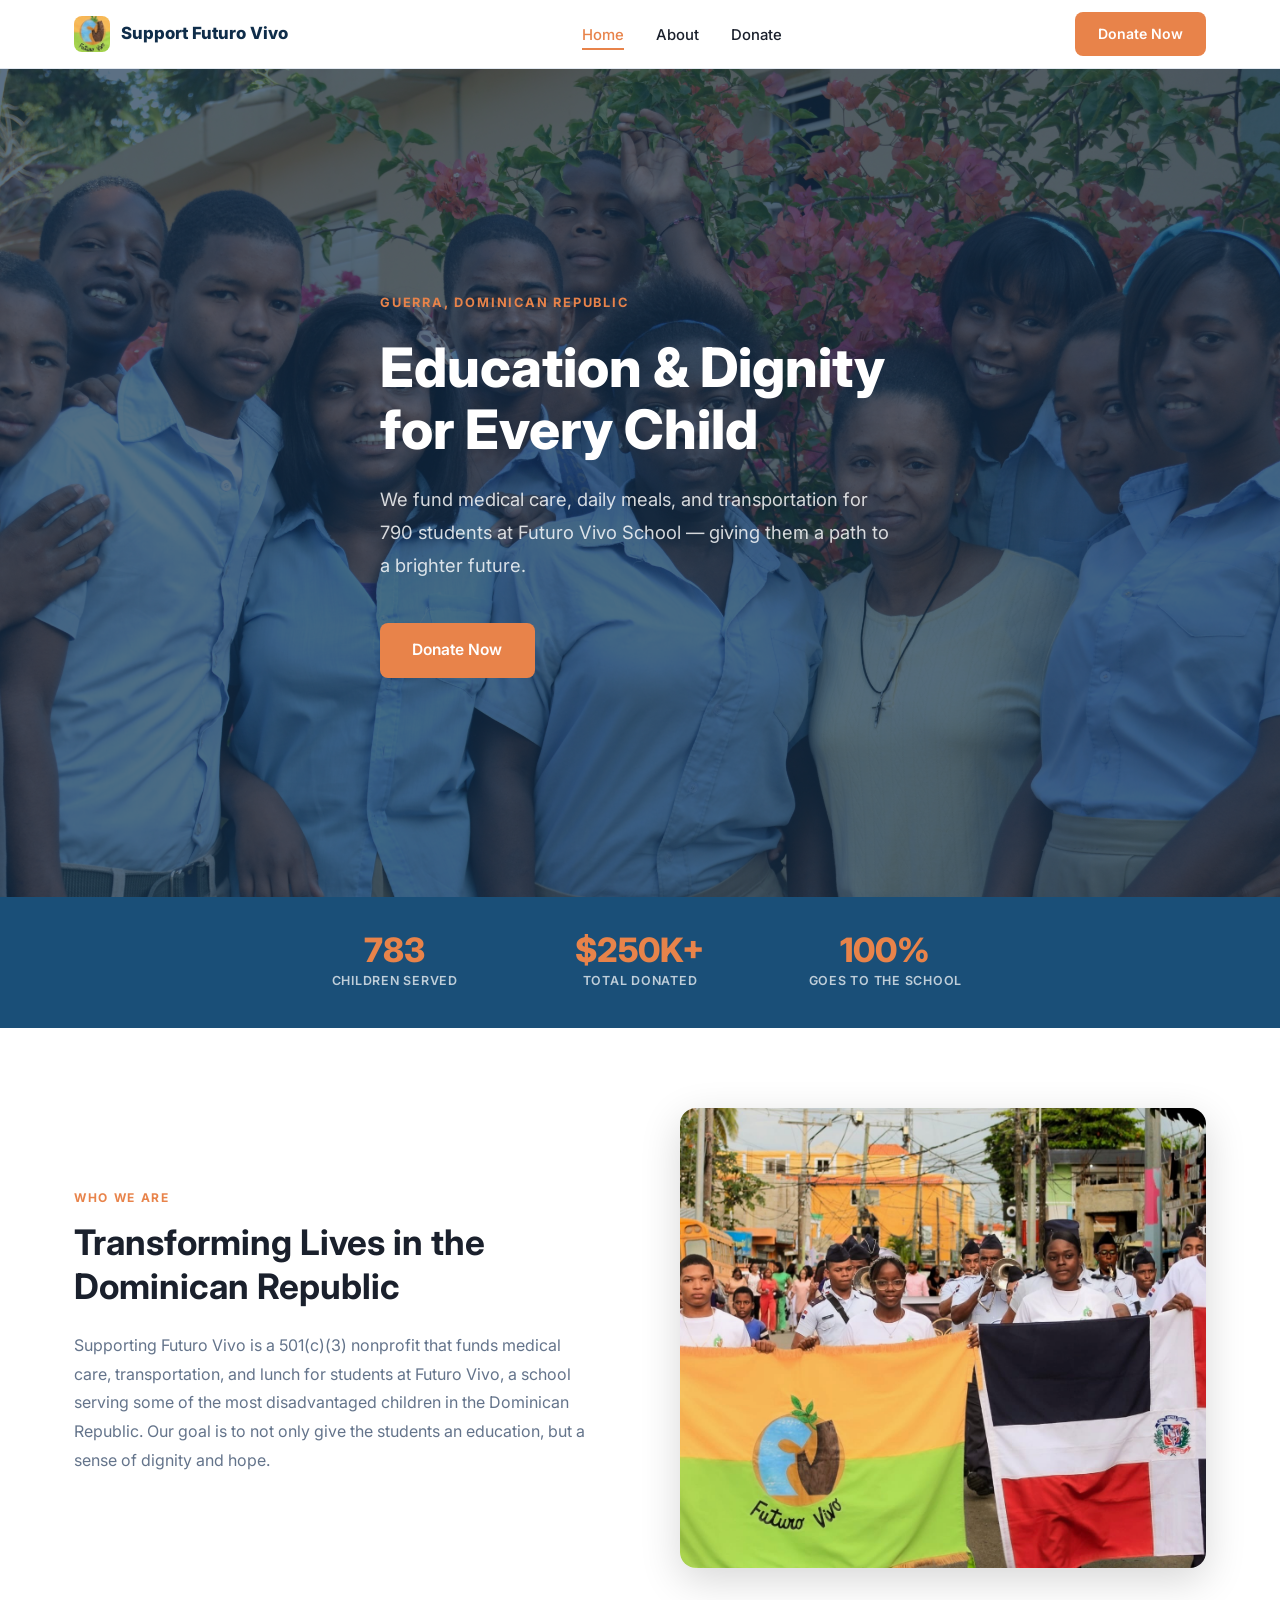
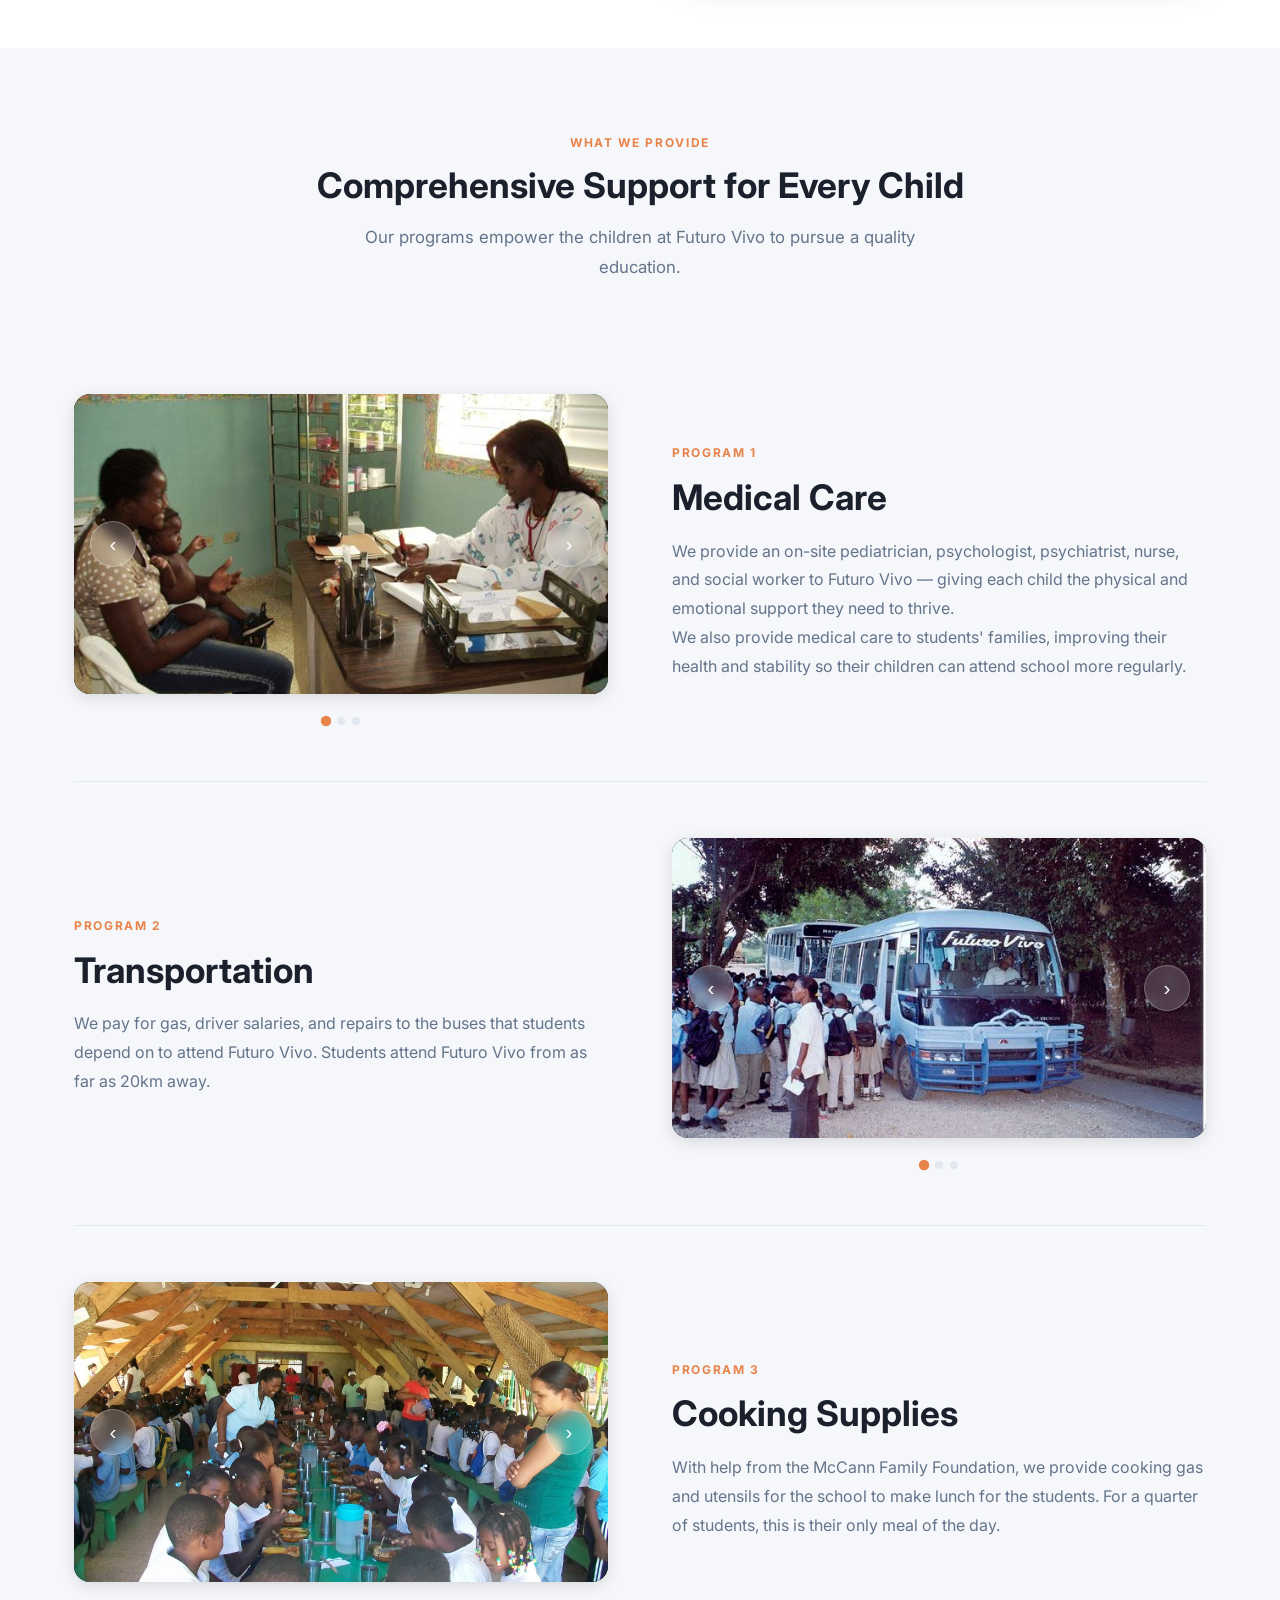
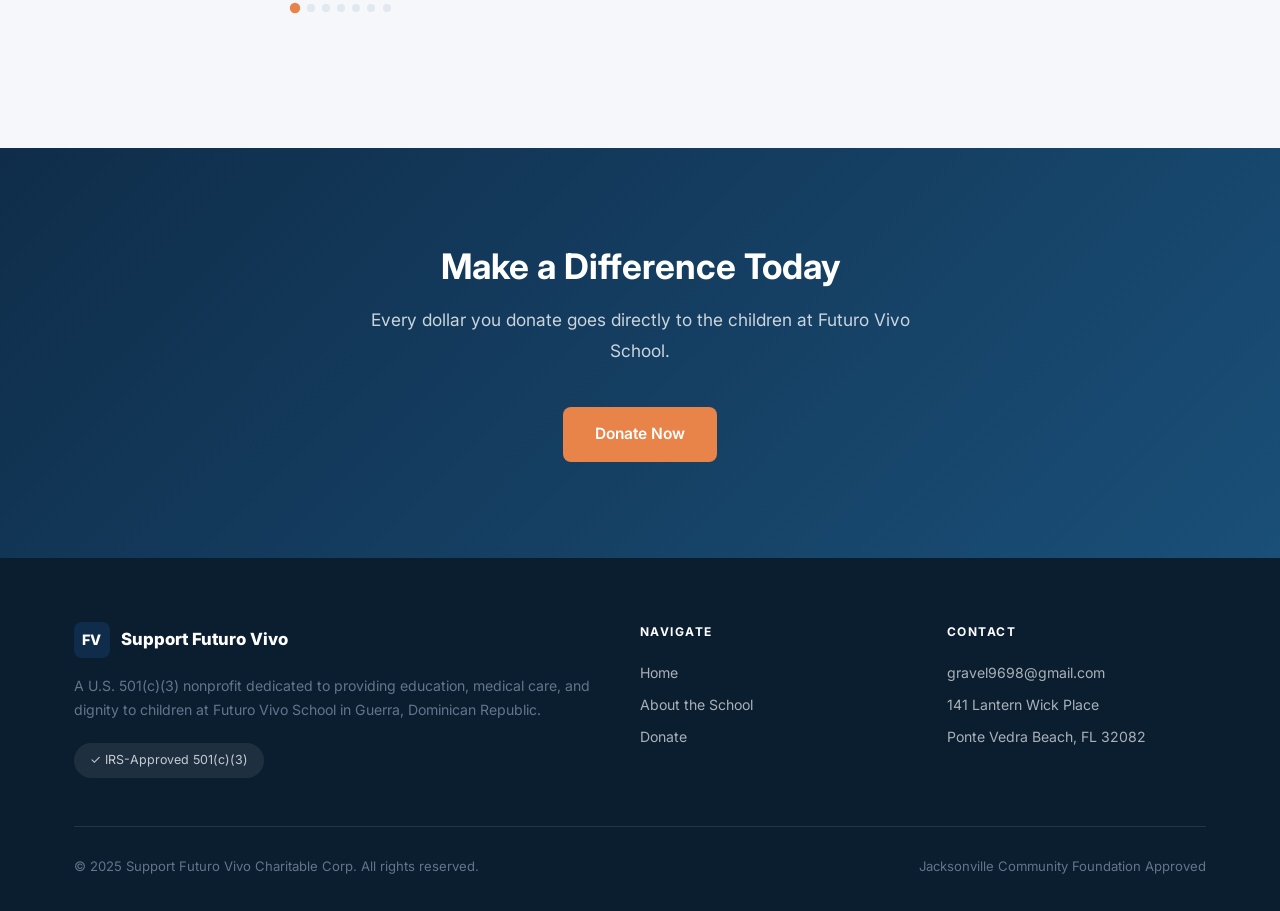
<file: index.html>
<!DOCTYPE html>
<html lang="en">
<head>
  <meta charset="UTF-8">
  <meta name="viewport" content="width=device-width, initial-scale=1.0">
  <title>Support Futuro Vivo — Education &amp; Dignity for Children in Need</title>
  <meta name="description" content="Support Futuro Vivo funds healthcare, medical care, and transportation for 790 children at Futuro Vivo School in Guerra, Dominican Republic.">
  <link rel="preconnect" href="https://fonts.googleapis.com">
  <link rel="preconnect" href="https://fonts.gstatic.com" crossorigin>
  <link href="https://fonts.googleapis.com/css2?family=Inter:wght@400;500;600;700;800&display=swap" rel="stylesheet">
  <link rel="stylesheet" href="css/style.css">
</head>
<body>

  <!-- ========== NAVIGATION ========== -->
  <nav class="nav" id="nav">
    <div class="container nav-inner">
      <a href="index.html" class="nav-logo">
        <img src="photos/logo.jpeg" alt="Futuro Vivo School logo" class="logo-mark">
        Support Futuro Vivo
      </a>
      <ul class="nav-links">
        <li><a href="index.html">Home</a></li>
        <li><a href="about.html">About</a></li>
        <li><a href="donate.html">Donate</a></li>
      </ul>
      <a href="donate.html" class="btn btn-primary nav-cta">Donate Now</a>
      <button class="hamburger" aria-label="Toggle menu">
        <span></span><span></span><span></span>
      </button>
    </div>
  </nav>

  <div class="mobile-nav" id="mobile-nav">
    <ul>
      <li><a href="index.html">Home</a></li>
      <li><a href="about.html">About</a></li>
      <li><a href="donate.html">Donate</a></li>
    </ul>
    <a href="donate.html" class="btn btn-primary mobile-donate">Donate Now</a>
  </div>

  <!-- ========== HERO ========== -->
  <section class="hero">
    <div class="hero-bg"></div>
    <div class="container">
      <div class="hero-content">
        <span class="eyebrow">Guerra, Dominican Republic</span>
        <h1>Education &amp; Dignity<br>for Every Child</h1>
        <p>We fund medical care, daily meals, and transportation for 790 students at Futuro Vivo School — giving them a path to a brighter future.</p>
        <div class="hero-buttons">
          <a href="donate.html" class="btn btn-primary">Donate Now</a>
        </div>
      </div>
    </div>
  </section>

  <!-- ========== STATS BAR ========== -->
  <div class="stats-bar">
    <div class="container">
      <div class="stats-grid">
        <div class="stat-item">
          <div class="number" data-target="790" data-suffix="">790</div>
          <div class="label">Children Served</div>
        </div>
        <div class="stat-item">
          <div class="number">$250K+</div>
          <div class="label">Total Donated</div>
        </div>

        <div class="stat-item">
          <div class="number">100%</div>
          <div class="label">Goes to the School</div>
        </div>
      </div>
    </div>
  </div>

  <!-- ========== ABOUT ========== -->
  <section class="section">
    <div class="container">
      <div class="about-grid">
        <div class="about-text fade-in">
          <span class="eyebrow">Who We Are</span>
          <h2>Transforming Lives in the Dominican Republic</h2>
          <p>Supporting Futuro Vivo is a 501(c)(3) nonprofit that funds medical care, transportation, and lunch for students at Futuro Vivo, a school serving some of the most disadvantaged children in the Dominican Republic. Our goal is to not only give the students an education, but a sense of dignity and hope.</p>
        </div>
        <div class="about-image fade-in">
          <img src="photos/students/students_7.jpeg" alt="Children at Futuro Vivo School">

        </div>
      </div>
    </div>
  </section>

  <!-- ========== WHAT WE DO ========== -->
  <section class="section section-alt">
    <div class="container">
      <div class="section-header fade-in">
        <span class="eyebrow">What We Provide</span>
        <h2>Comprehensive Support for Every Child</h2>
        <p>Our programs empower the children at Futuro Vivo to pursue a quality education.</p>
      </div>

      <div class="program-feature fade-in">
        <div class="program-feature-media">
          <div class="slideshow-wrap">
            <div class="slideshow-container">
              <div class="slide active"><img src="photos/medical/consult.jpg"   alt="Medical consultation at Futuro Vivo"></div>
              <div class="slide"><img src="photos/medical/consult_2.jpg"        alt="Medical consultation at Futuro Vivo"></div>
              <div class="slide"><img src="photos/medical/medicine.jpg"         alt="Medicine at Futuro Vivo"></div>
              <button class="slide-btn slide-prev" aria-label="Previous photo">&#8249;</button>
              <button class="slide-btn slide-next" aria-label="Next photo">&#8250;</button>
            </div>
            <div class="slide-dots">
              <button class="dot active" aria-label="Photo 1"></button>
              <button class="dot" aria-label="Photo 2"></button>
              <button class="dot" aria-label="Photo 3"></button>
            </div>
          </div>
        </div>
        <div class="program-feature-text">
          <span class="eyebrow">Program 1</span>
          <h2>Medical Care</h2>
          <p>We provide an on-site pediatrician, psychologist, psychiatrist, nurse, and social worker to Futuro Vivo — giving each child the physical and emotional support they need to thrive.</p>
          <p>We also provide medical care to students' families, improving their health and stability so their children can attend school more regularly.</p>
        </div>
      </div>

      <div class="program-feature reverse fade-in">
        <div class="program-feature-media">
          <div class="slideshow-wrap">
            <div class="slideshow-container">
              <div class="slide active"><img src="photos/transportation/bus_outside.jpg" alt="School bus at Futuro Vivo"></div>
              <div class="slide"><img src="photos/transportation/bus_inside.jpg"         alt="Inside the school bus"></div>
              <div class="slide"><img src="photos/transportation/bus_pose.jpg"           alt="Students by the school bus"></div>
              <button class="slide-btn slide-prev" aria-label="Previous photo">&#8249;</button>
              <button class="slide-btn slide-next" aria-label="Next photo">&#8250;</button>
            </div>
            <div class="slide-dots">
              <button class="dot active" aria-label="Photo 1"></button>
              <button class="dot" aria-label="Photo 2"></button>
              <button class="dot" aria-label="Photo 3"></button>
            </div>
          </div>
        </div>
        <div class="program-feature-text">
          <span class="eyebrow">Program 2</span>
          <h2>Transportation</h2>
          <p>We pay for gas, driver salaries, and repairs to the buses that students depend on to attend Futuro Vivo. Students attend Futuro Vivo from as far as 20km away.</p>
        </div>
      </div>

      <div class="program-feature fade-in">
        <div class="program-feature-media">
          <div class="slideshow-wrap">
            <div class="slideshow-container">
              <div class="slide active"><img src="photos/meals/wide_shot.jpg"             alt="Mealtime at Futuro Vivo"></div>
              <div class="slide"><img src="photos/meals/long_table.JPG"                   alt="Students eating at Futuro Vivo"></div>
              <div class="slide"><img src="photos/meals/big_pots.jpeg"                    alt="Volunteers cooking large pots of food for Futuro Vivo students"></div>
              <div class="slide"><img src="photos/meals/full__kitchen_plates.jpeg"        alt="Kitchen staff plating meals in the Futuro Vivo kitchen"></div>
              <div class="slide"><img src="photos/meals/plates_and_salad.jpeg"            alt="Plated meals and fresh salad prepared for students"></div>
              <div class="slide"><img src="photos/meals/small_plates.jpeg"                alt="Volunteers with plated meals ready to serve"></div>
              <div class="slide"><img src="photos/meals/students_eating.jpeg"             alt="Students eating together in the Futuro Vivo dining hall"></div>
              <button class="slide-btn slide-prev" aria-label="Previous photo">&#8249;</button>
              <button class="slide-btn slide-next" aria-label="Next photo">&#8250;</button>
            </div>
            <div class="slide-dots">
              <button class="dot active" aria-label="Photo 1"></button>
              <button class="dot" aria-label="Photo 2"></button>
              <button class="dot" aria-label="Photo 3"></button>
              <button class="dot" aria-label="Photo 4"></button>
              <button class="dot" aria-label="Photo 5"></button>
              <button class="dot" aria-label="Photo 6"></button>
              <button class="dot" aria-label="Photo 7"></button>
            </div>
          </div>
        </div>
        <div class="program-feature-text">
          <span class="eyebrow">Program 3</span>
          <h2>Cooking Supplies</h2>
          <p>With help from the McCann Family Foundation, we provide cooking gas and utensils for the school to make lunch for the students. For a quarter of students, this is their only meal of the day.</p>
        </div>
      </div>

    </div>
  </section>

  <!-- ========== CTA ========== -->
  <section class="cta-section">
    <div class="container fade-in">
      <h2>Make a Difference Today</h2>
      <p>Every dollar you donate goes directly to the children at Futuro Vivo School.</p>
      <div class="cta-buttons">
        <a href="donate.html" class="btn btn-primary">Donate Now</a>
      </div>
    </div>
  </section>

  <!-- ========== FOOTER ========== -->
  <footer class="footer">
    <div class="container">
      <div class="footer-grid">
        <div class="footer-brand">
          <a href="index.html" class="nav-logo">
            <div class="logo-mark">FV</div>
            Support Futuro Vivo
          </a>
          <p>A U.S. 501(c)(3) nonprofit dedicated to providing education, medical care, and dignity to children at Futuro Vivo School in Guerra, Dominican Republic.</p>
          <span class="nonprofit-badge">✓ IRS-Approved 501(c)(3)</span>
        </div>
        <div>
          <h4>Navigate</h4>
          <ul>
            <li><a href="index.html">Home</a></li>
            <li><a href="about.html">About the School</a></li>
            <li><a href="donate.html">Donate</a></li>
          </ul>
        </div>
        <div>
          <h4>Contact</h4>
          <ul>
            <li><a href="mailto:gravel9698@gmail.com">gravel9698@gmail.com</a></li>
            <li>141 Lantern Wick Place</li>
            <li>Ponte Vedra Beach, FL 32082</li>
          </ul>
        </div>
      </div>
      <div class="footer-bottom">
        <p>&copy; 2025 Support Futuro Vivo Charitable Corp. All rights reserved.</p>
        <p>Jacksonville Community Foundation Approved</p>
      </div>
    </div>
  </footer>

  <script src="js/main.js"></script>
</body>
</html>
</file>
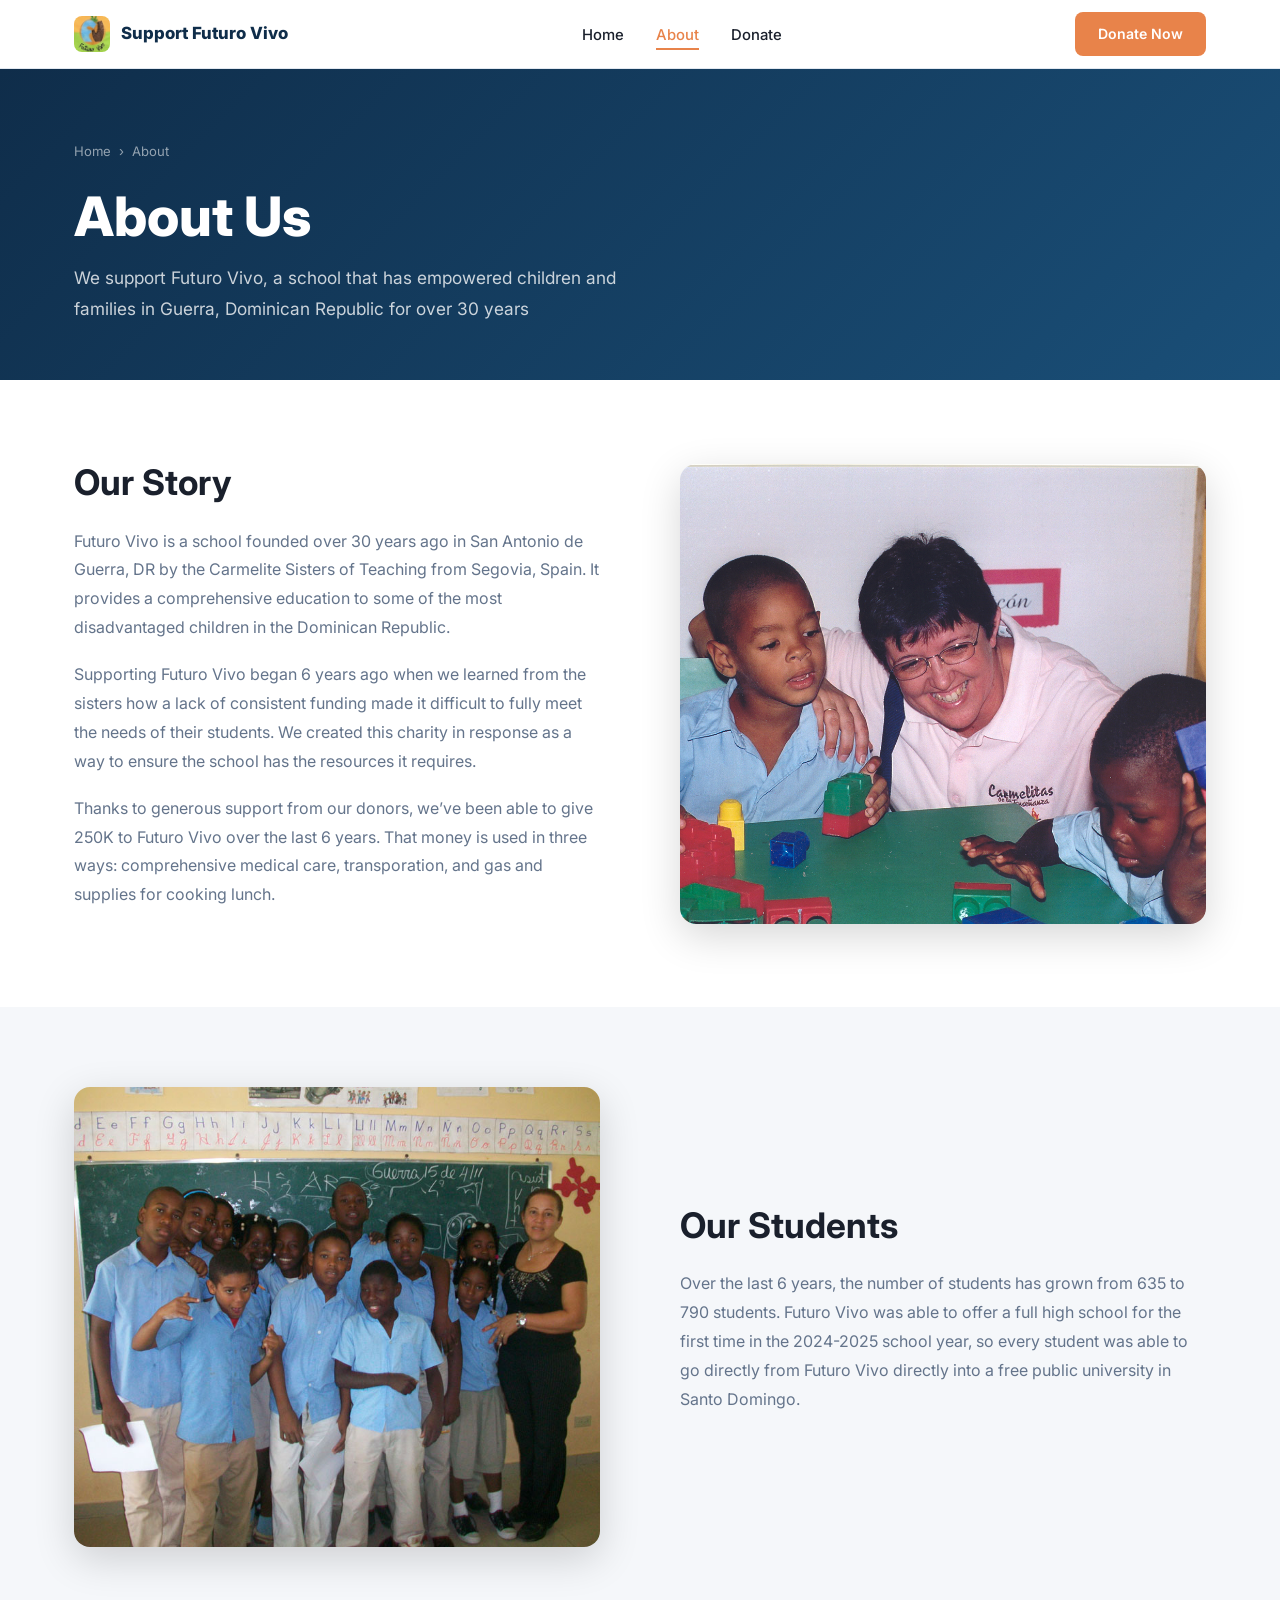
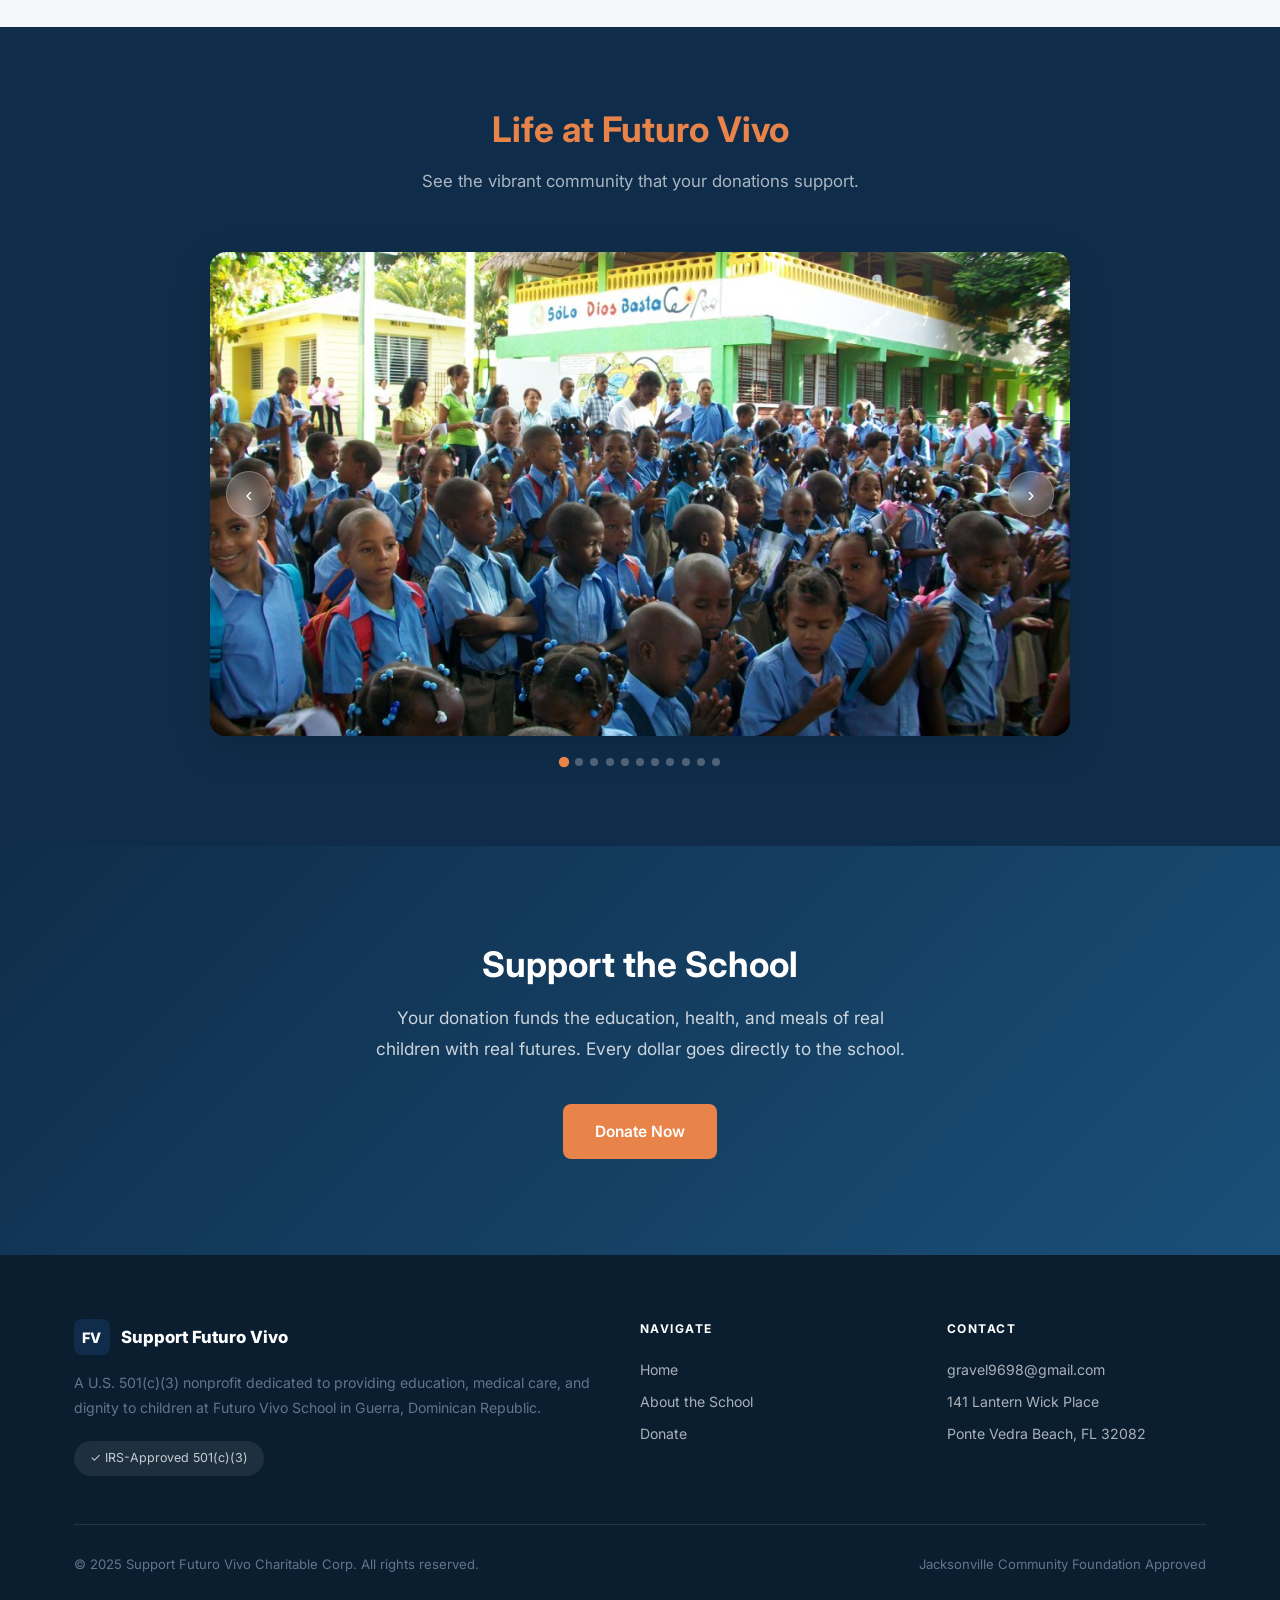
<file: about.html>
<!DOCTYPE html>
<html lang="en">
<head>
  <meta charset="UTF-8">
  <meta name="viewport" content="width=device-width, initial-scale=1.0">
  <title>About — Support Futuro Vivo</title>
  <meta name="description" content="Learn about Futuro Vivo School in Guerra, Dominican Republic — healthcare, hope, and opportunity for 790 children in need.">
  <link rel="preconnect" href="https://fonts.googleapis.com">
  <link rel="preconnect" href="https://fonts.gstatic.com" crossorigin>
  <link href="https://fonts.googleapis.com/css2?family=Inter:wght@400;500;600;700;800&display=swap" rel="stylesheet">
  <link rel="stylesheet" href="css/style.css">
</head>
<body>

  <!-- ========== NAVIGATION ========== -->
  <nav class="nav" id="nav">
    <div class="container nav-inner">
      <a href="index.html" class="nav-logo">
        <img src="photos/logo.jpeg" alt="Futuro Vivo School logo" class="logo-mark">
        Support Futuro Vivo
      </a>
      <ul class="nav-links">
        <li><a href="index.html">Home</a></li>
        <li><a href="about.html">About</a></li>
        <li><a href="donate.html">Donate</a></li>
      </ul>
      <a href="donate.html" class="btn btn-primary nav-cta">Donate Now</a>
      <button class="hamburger" aria-label="Toggle menu">
        <span></span><span></span><span></span>
      </button>
    </div>
  </nav>

  <div class="mobile-nav" id="mobile-nav">
    <ul>
      <li><a href="index.html">Home</a></li>
      <li><a href="about.html">About</a></li>
      <li><a href="donate.html">Donate</a></li>
    </ul>
    <a href="donate.html" class="btn btn-primary mobile-donate">Donate Now</a>
  </div>

  <!-- ========== PAGE HERO ========== -->
  <section class="page-hero">
    <div class="container">
      <nav class="breadcrumb" aria-label="Breadcrumb">
        <a href="index.html">Home</a>
        <span>›</span>
        <span>About</span>
      </nav>
      <h1>About Us</h1>
      <p>We support Futuro Vivo, a school that has empowered children and families in Guerra, Dominican Republic for over 30 years</p>
    </div>
  </section>

  <!-- ========== THE SCHOOL ========== -->
  <section class="section">
    <div class="container">
      <div class="about-grid">
        <div class="about-text fade-in">
          <h2>Our Story</h2>
          <p>Futuro Vivo is a school founded over 30 years ago in San Antonio de Guerra, DR by the Carmelite Sisters of Teaching from Segovia, Spain. It provides a comprehensive education to some of the most disadvantaged children in the Dominican Republic.</p>
          <p>Supporting Futuro Vivo began 6 years ago when we learned from the sisters how a lack of consistent funding made it difficult to fully meet the needs of their students. We created this charity in response as a way to ensure the school has the resources it requires.</p>
          <p>Thanks to generous support from our donors, we’ve been able to give 250K to Futuro Vivo over the last 6 years. That money is used in three ways: comprehensive medical care, transporation, and gas and supplies for cooking lunch.</p>
        </div>
        <div class="about-image fade-in">
          <img src="photos/students/students_5.jpg" alt="Students at Futuro Vivo School">

        </div>
      </div>
    </div>
  </section>

  <!-- ========== THE STUDENTS ========== -->
  <section class="section section-alt">
    <div class="container">
      <div class="about-grid">
        <div class="about-image fade-in">
          <img src="photos/students/students_4.jpg" alt="Students at Futuro Vivo School">
        </div>
        <div class="about-text fade-in">
          <h2>Our Students</h2>
          <p>Over the last 6 years, the number of students has grown from 635 to 790 students. Futuro Vivo was able to offer a full high school for the first time in the 2024-2025 school year, so every student was able to go directly from Futuro Vivo directly into a free public university in Santo Domingo.</p>
        </div>
      </div>
    </div>
  </section>

  <!-- ========== PHOTO SLIDESHOW ========== -->
  <section class="slideshow-section">
    <div class="container">
      <div class="section-header fade-in">
        <h2 class="accent-heading">Life at Futuro Vivo</h2>
        <p>See the vibrant community that your donations support.</p>
      </div>
      <div class="slideshow-wrap">
        <div class="slideshow-container">
          <div class="slide active"><img src="photos/students/students_1.JPG"  alt="Students at Futuro Vivo School"></div>
          <div class="slide"><img src="photos/students/students_2.JPG"         alt="Students at Futuro Vivo School"></div>
          <div class="slide"><img src="photos/students/students_3.jpg"         alt="Students at Futuro Vivo School"></div>
          <div class="slide"><img src="photos/students/students_4.jpg"         alt="Students at Futuro Vivo School"></div>
          <div class="slide"><img src="photos/students/students_5.jpg"         alt="Students at Futuro Vivo School"></div>
          <div class="slide"><img src="photos/students/students_6.jpg"         alt="Children at Futuro Vivo School"></div>
          <div class="slide"><img src="photos/campus/buildings.jpg"            alt="Futuro Vivo School campus"></div>
          <div class="slide"><img src="photos/campus/building.jpg"             alt="Futuro Vivo School building"></div>
          <div class="slide"><img src="photos/campus/courtyard.JPG"            alt="Futuro Vivo School courtyard"></div>
          <div class="slide"><img src="photos/campus/tall_building.jpg"        alt="Futuro Vivo School"></div>
          <div class="slide"><img src="photos/other/kids_playing.JPG"          alt="Children playing at Futuro Vivo"></div>
          <button class="slide-btn slide-prev" aria-label="Previous photo">&#8249;</button>
          <button class="slide-btn slide-next" aria-label="Next photo">&#8250;</button>
        </div>
        <div class="slide-dots">
          <button class="dot active" aria-label="Photo 1"></button>
          <button class="dot" aria-label="Photo 2"></button>
          <button class="dot" aria-label="Photo 3"></button>
          <button class="dot" aria-label="Photo 4"></button>
          <button class="dot" aria-label="Photo 5"></button>
          <button class="dot" aria-label="Photo 6"></button>
          <button class="dot" aria-label="Photo 7"></button>
          <button class="dot" aria-label="Photo 8"></button>
          <button class="dot" aria-label="Photo 9"></button>
          <button class="dot" aria-label="Photo 10"></button>
          <button class="dot" aria-label="Photo 11"></button>
        </div>
      </div>
    </div>
  </section>

  <!-- ========== CTA ========== -->
  <section class="cta-section">
    <div class="container fade-in">
      <h2>Support the School</h2>
      <p>Your donation funds the education, health, and meals of real children with real futures. Every dollar goes directly to the school.</p>
      <div class="cta-buttons">
        <a href="donate.html" class="btn btn-primary">Donate Now</a>
      </div>
    </div>
  </section>

  <!-- ========== FOOTER ========== -->
  <footer class="footer">
    <div class="container">
      <div class="footer-grid">
        <div class="footer-brand">
          <a href="index.html" class="nav-logo">
            <div class="logo-mark">FV</div>
            Support Futuro Vivo
          </a>
          <p>A U.S. 501(c)(3) nonprofit dedicated to providing education, medical care, and dignity to children at Futuro Vivo School in Guerra, Dominican Republic.</p>
          <span class="nonprofit-badge">✓ IRS-Approved 501(c)(3)</span>
        </div>
        <div>
          <h4>Navigate</h4>
          <ul>
            <li><a href="index.html">Home</a></li>
            <li><a href="about.html">About the School</a></li>
            <li><a href="donate.html">Donate</a></li>
          </ul>
        </div>
        <div>
          <h4>Contact</h4>
          <ul>
            <li><a href="mailto:gravel9698@gmail.com">gravel9698@gmail.com</a></li>
            <li>141 Lantern Wick Place</li>
            <li>Ponte Vedra Beach, FL 32082</li>
          </ul>
        </div>
      </div>
      <div class="footer-bottom">
        <p>&copy; 2025 Support Futuro Vivo Charitable Corp. All rights reserved.</p>
        <p>Jacksonville Community Foundation Approved</p>
      </div>
    </div>
  </footer>

  <script src="js/main.js"></script>
</body>
</html>
</file>
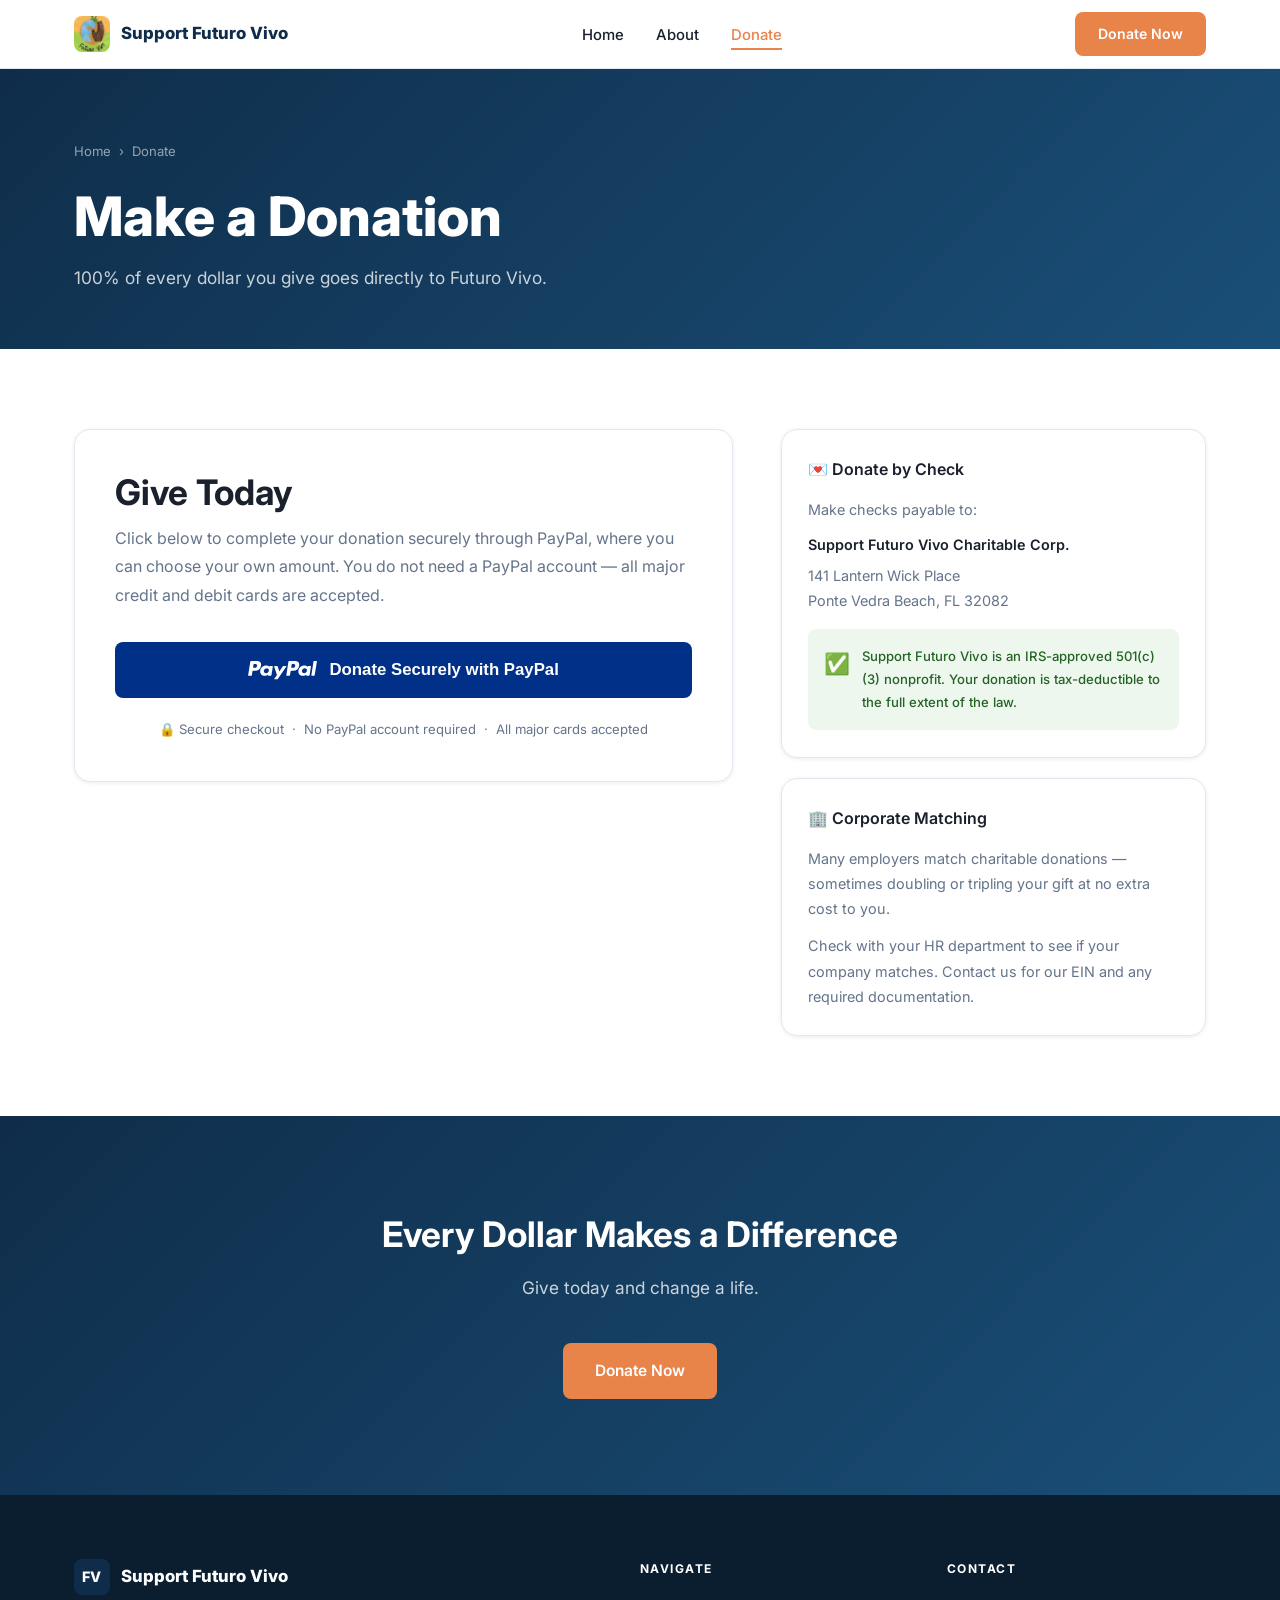
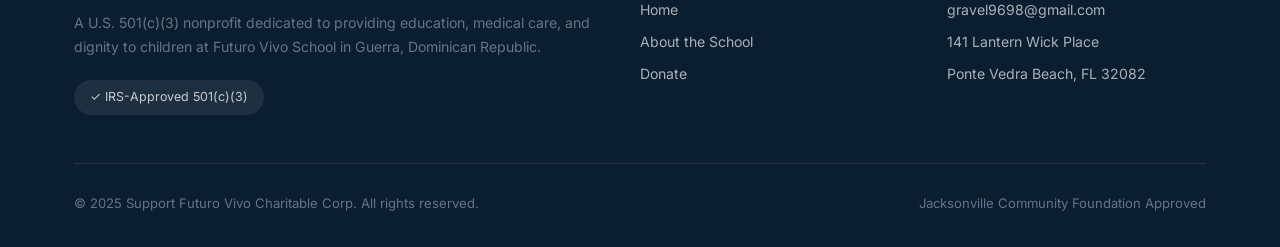
<file: donate.html>
<!DOCTYPE html>
<html lang="en">
<head>
  <meta charset="UTF-8">
  <meta name="viewport" content="width=device-width, initial-scale=1.0">
  <title>Donate — Support Futuro Vivo</title>
  <meta name="description" content="Donate to Support Futuro Vivo. 100% of your donation goes directly to Futuro Vivo School in Guerra, Dominican Republic. Donate online via PayPal or by check.">
  <link rel="preconnect" href="https://fonts.googleapis.com">
  <link rel="preconnect" href="https://fonts.gstatic.com" crossorigin>
  <link href="https://fonts.googleapis.com/css2?family=Inter:wght@400;500;600;700;800&display=swap" rel="stylesheet">
  <link rel="stylesheet" href="css/style.css">
</head>
<body>

  <!-- ========== NAVIGATION ========== -->
  <nav class="nav" id="nav">
    <div class="container nav-inner">
      <a href="index.html" class="nav-logo">
        <img src="photos/logo.jpeg" alt="Futuro Vivo School logo" class="logo-mark">
        Support Futuro Vivo
      </a>
      <ul class="nav-links">
        <li><a href="index.html">Home</a></li>
        <li><a href="about.html">About</a></li>
        <li><a href="donate.html">Donate</a></li>
      </ul>
      <a href="donate.html" class="btn btn-primary nav-cta">Donate Now</a>
      <button class="hamburger" aria-label="Toggle menu">
        <span></span><span></span><span></span>
      </button>
    </div>
  </nav>

  <div class="mobile-nav" id="mobile-nav">
    <ul>
      <li><a href="index.html">Home</a></li>
      <li><a href="about.html">About</a></li>
      <li><a href="donate.html">Donate</a></li>
    </ul>
    <a href="donate.html" class="btn btn-primary mobile-donate">Donate Now</a>
  </div>

  <!-- ========== PAGE HERO ========== -->
  <section class="page-hero">
    <div class="container">
      <nav class="breadcrumb" aria-label="Breadcrumb">
        <a href="index.html">Home</a>
        <span>›</span>
        <span>Donate</span>
      </nav>
      <h1>Make a Donation</h1>
      <p>100% of every dollar you give goes directly to Futuro Vivo. </p>
    </div>
  </section>

  <!-- ========== DONATE SECTION ========== -->
  <section class="section">
    <div class="container">
      <div class="donate-layout">

        <!-- Main donate card -->
        <div class="donate-card fade-in">
          <h2>Give Today</h2>
          <p class="subtitle">Click below to complete your donation securely through PayPal, where you can choose your own amount. You do not need a PayPal account — all major credit and debit cards are accepted.</p>

          <!-- PayPal form -->
          <form
            action="https://www.paypal.com/donate"
            method="post"
            target="_blank"
            rel="noopener noreferrer"
            class="paypal-form"
          >
            <input type="hidden" name="business"      value="gravel9698@gmail.com">
            <input type="hidden" name="currency_code" value="USD">
            <input type="hidden" name="item_name"     value="Support Futuro Vivo">
            <input type="hidden" name="no_recurring"  value="0">

            <button type="submit" class="paypal-btn" id="paypal-submit">
              <svg height="22" viewBox="0 0 101 32" xmlns="http://www.w3.org/2000/svg" style="height:22px;filter:brightness(0) invert(1)">
                <path d="M 12.237 2.8 L 4.437 2.8 C 3.937 2.8 3.437 3.2 3.337 3.7 L 0.237 23.7 C 0.137 24.1 0.437 24.4 0.837 24.4 L 4.537 24.4 C 5.037 24.4 5.537 24 5.637 23.5 L 6.437 18.1 C 6.537 17.6 6.937 17.2 7.537 17.2 L 10.037 17.2 C 15.137 17.2 18.137 14.7 18.937 9.8 C 19.237 7.7 18.937 6 17.937 4.8 C 16.837 3.5 14.837 2.8 12.237 2.8 Z M 13.137 10.1 C 12.737 12.9 10.537 12.9 8.537 12.9 L 7.337 12.9 L 8.137 7.7 C 8.137 7.4 8.437 7.2 8.737 7.2 L 9.237 7.2 C 10.637 7.2 11.937 7.2 12.637 8 C 13.137 8.4 13.337 9.1 13.137 10.1 Z"/>
                <path d="M 35.437 10 L 31.737 10 C 31.437 10 31.137 10.2 31.137 10.5 L 30.937 11.5 L 30.637 11.1 C 29.737 9.8 27.937 9.4 26.137 9.4 C 22.037 9.4 18.537 12.5 17.837 16.9 C 17.437 19.1 17.937 21.2 19.237 22.6 C 20.437 23.9 22.137 24.5 24.037 24.5 C 27.337 24.5 29.237 22.4 29.237 22.4 L 29.037 23.4 C 28.937 23.8 29.237 24.2 29.637 24.2 L 33.037 24.2 C 33.537 24.2 34.037 23.8 34.137 23.3 L 36.137 10.8 C 36.237 10.4 35.837 10 35.437 10 Z M 30.337 17.1 C 29.937 19.2 28.337 20.6 26.237 20.6 C 25.137 20.6 24.337 20.3 23.737 19.6 C 23.137 18.9 22.937 18 23.137 17 C 23.537 14.9 25.137 13.5 27.237 13.5 C 28.337 13.5 29.137 13.8 29.737 14.5 C 30.237 15.2 30.437 16.1 30.337 17.1 Z"/>
                <path d="M 55.337 10 L 51.637 10 C 51.237 10 50.937 10.2 50.737 10.5 L 45.537 18.1 L 43.337 10.8 C 43.137 10.3 42.737 10 42.237 10 L 38.637 10 C 38.137 10 37.837 10.5 38.037 11 L 42.137 23.1 L 38.237 28.6 C 37.937 29.1 38.237 29.6 38.737 29.6 L 42.437 29.6 C 42.837 29.6 43.137 29.4 43.337 29.1 L 55.837 10.9 C 56.137 10.5 55.837 10 55.337 10 Z"/>
                <path d="M 67.737 2.8 L 59.937 2.8 C 59.437 2.8 58.937 3.2 58.837 3.7 L 55.737 23.6 C 55.637 24 55.937 24.3 56.337 24.3 L 60.337 24.3 C 60.737 24.3 61.037 24 61.037 23.7 L 61.937 18 C 62.037 17.5 62.437 17.1 63.037 17.1 L 65.537 17.1 C 70.637 17.1 73.637 14.6 74.437 9.7 C 74.737 7.6 74.437 5.9 73.437 4.7 C 72.237 3.5 70.337 2.8 67.737 2.8 Z M 68.637 10.1 C 68.237 12.9 66.037 12.9 64.037 12.9 L 62.837 12.9 L 63.637 7.7 C 63.637 7.4 63.937 7.2 64.237 7.2 L 64.737 7.2 C 66.137 7.2 67.437 7.2 68.137 8 C 68.637 8.4 68.737 9.1 68.637 10.1 Z"/>
                <path d="M 90.937 10 L 87.237 10 C 86.937 10 86.637 10.2 86.637 10.5 L 86.437 11.5 L 86.137 11.1 C 85.237 9.8 83.437 9.4 81.637 9.4 C 77.537 9.4 74.037 12.5 73.337 16.9 C 72.937 19.1 73.437 21.2 74.737 22.6 C 75.937 23.9 77.637 24.5 79.537 24.5 C 82.837 24.5 84.737 22.4 84.737 22.4 L 84.537 23.4 C 84.437 23.8 84.737 24.2 85.137 24.2 L 88.537 24.2 C 89.037 24.2 89.537 23.8 89.637 23.3 L 91.637 10.8 C 91.737 10.4 91.337 10 90.937 10 Z M 85.737 17.1 C 85.337 19.2 83.737 20.6 81.637 20.6 C 80.537 20.6 79.737 20.3 79.137 19.6 C 78.537 18.9 78.337 18 78.537 17 C 78.937 14.9 80.537 13.5 82.637 13.5 C 83.737 13.5 84.537 13.8 85.137 14.5 C 85.737 15.2 85.837 16.1 85.737 17.1 Z"/>
                <path d="M 95.337 3.3 L 92.137 23.6 C 92.037 24 92.337 24.3 92.737 24.3 L 95.937 24.3 C 96.437 24.3 96.937 23.9 97.037 23.4 L 100.237 3.5 C 100.337 3.1 100.037 2.8 99.637 2.8 L 96.037 2.8 C 95.637 2.8 95.437 3 95.337 3.3 Z"/>
              </svg>
              Donate Securely with PayPal
            </button>
          </form>

          <p class="donate-note">
            🔒 Secure checkout &nbsp;·&nbsp; No PayPal account required &nbsp;·&nbsp; All major cards accepted
          </p>
        </div>

        <!-- Sidebar -->
        <div class="donate-sidebar">

          <div class="info-card fade-in">
            <h3>💌 Donate by Check</h3>
            <p>Make checks payable to:</p>
            <address style="margin-top:.6rem; font-weight:600; color:var(--text-dark);">
              Support Futuro Vivo Charitable Corp.
            </address>
            <address style="margin-top:.35rem;">
              141 Lantern Wick Place<br>
              Ponte Vedra Beach, FL 32082
            </address>
            <div class="tax-badge">
              <span class="icon">✅</span>
              <p>Support Futuro Vivo is an IRS-approved 501(c)(3) nonprofit. Your donation is tax-deductible to the full extent of the law.</p>
            </div>
          </div>

          <div class="info-card fade-in">
            <h3>🏢 Corporate Matching</h3>
            <p>Many employers match charitable donations — sometimes doubling or tripling your gift at no extra cost to you.</p>
            <p style="margin-top:.75rem;">Check with your HR department to see if your company matches. Contact us for our EIN and any required documentation.</p>
          </div>

        </div>
      </div>
    </div>
  </section>

  <!-- ========== CTA ========== -->
  <section class="cta-section">
    <div class="container fade-in">
      <h2>Every Dollar Makes a Difference</h2>
      <p>Give today and change a life.</p>
      <div class="cta-buttons">
        <a href="#top" class="btn btn-primary" onclick="window.scrollTo({top:0,behavior:'smooth'});return false;">Donate Now</a>
      </div>
    </div>
  </section>

  <!-- ========== FOOTER ========== -->
  <footer class="footer">
    <div class="container">
      <div class="footer-grid">
        <div class="footer-brand">
          <a href="index.html" class="nav-logo">
            <div class="logo-mark">FV</div>
            Support Futuro Vivo
          </a>
          <p>A U.S. 501(c)(3) nonprofit dedicated to providing education, medical care, and dignity to children at Futuro Vivo School in Guerra, Dominican Republic.</p>
          <span class="nonprofit-badge">✓ IRS-Approved 501(c)(3)</span>
        </div>
        <div>
          <h4>Navigate</h4>
          <ul>
            <li><a href="index.html">Home</a></li>
            <li><a href="about.html">About the School</a></li>
            <li><a href="donate.html">Donate</a></li>
          </ul>
        </div>
        <div>
          <h4>Contact</h4>
          <ul>
            <li><a href="mailto:gravel9698@gmail.com">gravel9698@gmail.com</a></li>
            <li>141 Lantern Wick Place</li>
            <li>Ponte Vedra Beach, FL 32082</li>
          </ul>
        </div>
      </div>
      <div class="footer-bottom">
        <p>&copy; 2025 Support Futuro Vivo Charitable Corp. All rights reserved.</p>
        <p>Jacksonville Community Foundation Approved</p>
      </div>
    </div>
  </footer>

  <script src="js/main.js"></script>
</body>
</html>
</file>
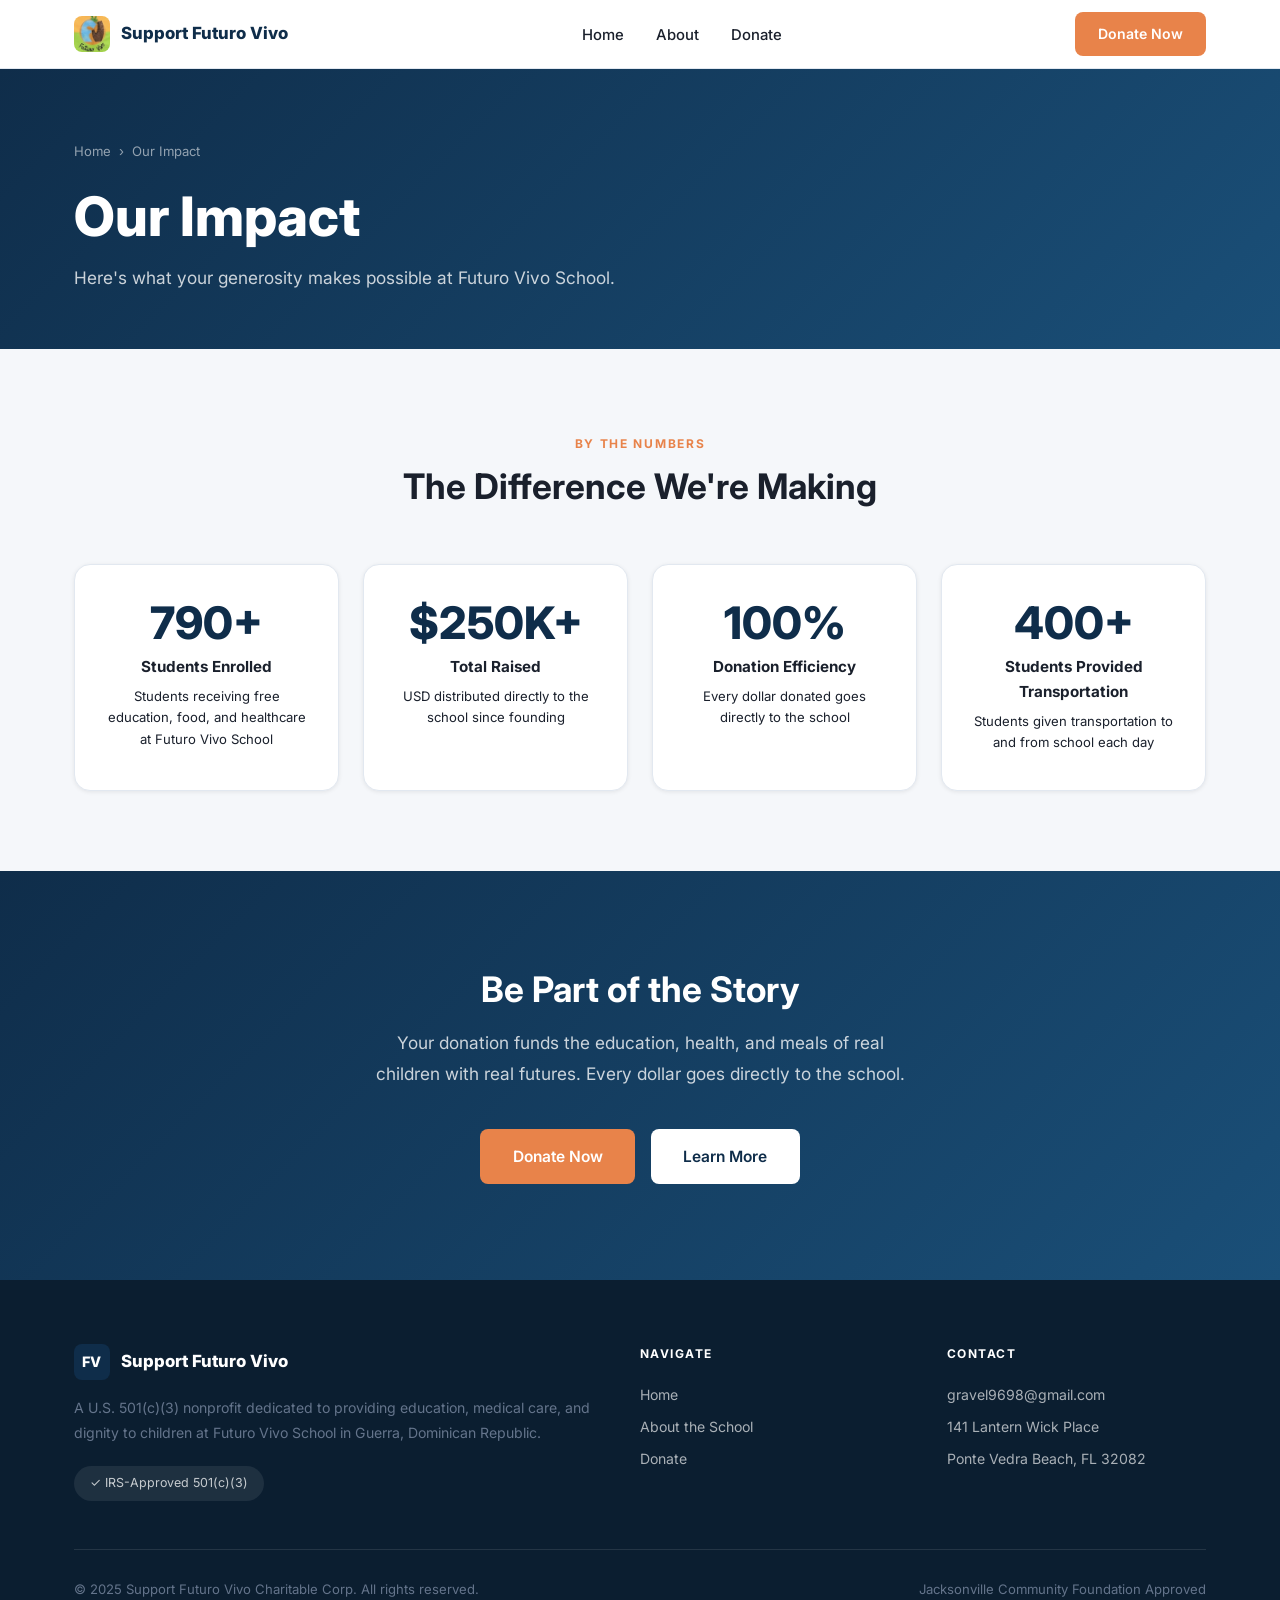
<file: impact.html>
<!DOCTYPE html>
<html lang="en">
<head>
  <meta charset="UTF-8">
  <meta name="viewport" content="width=device-width, initial-scale=1.0">
  <title>Our Impact — Support Futuro Vivo</title>
  <meta name="description" content="See the real-world impact of your donations: 790+ children served, $250,000+ raised, and lives transformed at Futuro Vivo School.">
  <link rel="preconnect" href="https://fonts.googleapis.com">
  <link rel="preconnect" href="https://fonts.gstatic.com" crossorigin>
  <link href="https://fonts.googleapis.com/css2?family=Inter:wght@400;500;600;700;800&display=swap" rel="stylesheet">
  <link rel="stylesheet" href="css/style.css">
</head>
<body>

  <!-- ========== NAVIGATION ========== -->
  <nav class="nav" id="nav">
    <div class="container nav-inner">
      <a href="index.html" class="nav-logo">
        <img src="photos/logo.jpeg" alt="Futuro Vivo School logo" class="logo-mark">
        Support Futuro Vivo
      </a>
      <ul class="nav-links">
        <li><a href="index.html">Home</a></li>
        <li><a href="about.html">About</a></li>
        <li><a href="donate.html">Donate</a></li>
      </ul>
      <a href="donate.html" class="btn btn-primary nav-cta">Donate Now</a>
      <button class="hamburger" aria-label="Toggle menu">
        <span></span><span></span><span></span>
      </button>
    </div>
  </nav>

  <div class="mobile-nav" id="mobile-nav">
    <ul>
      <li><a href="index.html">Home</a></li>
      <li><a href="about.html">About</a></li>
      <li><a href="donate.html">Donate</a></li>
    </ul>
    <a href="donate.html" class="btn btn-primary mobile-donate">Donate Now</a>
  </div>

  <!-- ========== PAGE HERO ========== -->
  <section class="page-hero">
    <div class="container">
      <nav class="breadcrumb" aria-label="Breadcrumb">
        <a href="index.html">Home</a>
        <span>›</span>
        <span>Our Impact</span>
      </nav>
      <h1>Our Impact</h1>
      <p>Here's what your generosity makes possible at Futuro Vivo School.</p>
    </div>
  </section>

  <!-- ========== STATS ========== -->
  <section class="section section-alt">
    <div class="container">
      <div class="section-header fade-in">
        <span class="eyebrow">By the Numbers</span>
        <h2>The Difference We're Making</h2>
      </div>
      <div class="impact-stats-grid">
        <div class="impact-stat-card fade-in">
          <div class="number" data-target="790" data-suffix="+">790+</div>
          <div class="label">Students Enrolled</div>
          <div class="desc">Students receiving free education, food, and healthcare at Futuro Vivo School</div>
        </div>
        <div class="impact-stat-card fade-in">
          <div class="number">$250K+</div>
          <div class="label">Total Raised</div>
          <div class="desc">USD distributed directly to the school since founding</div>
        </div>

        <div class="impact-stat-card fade-in">
          <div class="number">100%</div>
          <div class="label">Donation Efficiency</div>
          <div class="desc">Every dollar donated goes directly to the school</div>
        </div>

        <div class="impact-stat-card fade-in">
          <div class="number" data-target="400" data-suffix="+">400+</div>
          <div class="label">Students Provided Transportation</div>
          <div class="desc">Students given transportation to and from school each day</div>
        </div>
      </div>
    </div>
  </section>

  <!-- ========== CTA ========== -->
  <section class="cta-section">
    <div class="container fade-in">
      <h2>Be Part of the Story</h2>
      <p>Your donation funds the education, health, and meals of real children with real futures. Every dollar goes directly to the school.</p>
      <div class="cta-buttons">
        <a href="donate.html" class="btn btn-primary">Donate Now</a>
        <a href="about.html" class="btn btn-white">Learn More</a>
      </div>
    </div>
  </section>

  <!-- ========== FOOTER ========== -->
  <footer class="footer">
    <div class="container">
      <div class="footer-grid">
        <div class="footer-brand">
          <a href="index.html" class="nav-logo">
            <div class="logo-mark">FV</div>
            Support Futuro Vivo
          </a>
          <p>A U.S. 501(c)(3) nonprofit dedicated to providing education, medical care, and dignity to children at Futuro Vivo School in Guerra, Dominican Republic.</p>
          <span class="nonprofit-badge">✓ IRS-Approved 501(c)(3)</span>
        </div>
        <div>
          <h4>Navigate</h4>
          <ul>
            <li><a href="index.html">Home</a></li>
            <li><a href="about.html">About the School</a></li>
            <li><a href="donate.html">Donate</a></li>
          </ul>
        </div>
        <div>
          <h4>Contact</h4>
          <ul>
            <li><a href="mailto:gravel9698@gmail.com">gravel9698@gmail.com</a></li>
            <li>141 Lantern Wick Place</li>
            <li>Ponte Vedra Beach, FL 32082</li>
          </ul>
        </div>
      </div>
      <div class="footer-bottom">
        <p>&copy; 2025 Support Futuro Vivo Charitable Corp. All rights reserved.</p>
        <p>Jacksonville Community Foundation Approved</p>
      </div>
    </div>
  </footer>

  <script src="js/main.js"></script>
</body>
</html>
</file>
<file: css/style.css>
/* ============================================
   SUPPORT FUTURO VIVO — Stylesheet
   ============================================ */

/* Reset & Base */
*, *::before, *::after { box-sizing: border-box; margin: 0; padding: 0; }

:root {
  --primary:        #0f2d4a;
  --primary-light:  #1a4f78;
  --accent:         #e8834a;
  --accent-dark:    #cf6b35;
  --bg-light:       #f5f7fa;
  --bg-white:       #ffffff;
  --text-dark:      #1a202c;
  --text-muted:     #64748b;
  --border:         #e2e8f0;
  --shadow-sm:      0 1px 4px rgba(0,0,0,0.08);
  --shadow-md:      0 4px 16px rgba(0,0,0,0.12);
  --shadow-lg:      0 12px 40px rgba(0,0,0,0.16);
  --radius:         8px;
  --radius-lg:      16px;
  --transition:     0.28s ease;
  --max-width:      1180px;
}

html { scroll-behavior: smooth; }

body {
  font-family: 'Inter', -apple-system, BlinkMacSystemFont, 'Segoe UI', sans-serif;
  color: var(--text-dark);
  background: var(--bg-white);
  line-height: 1.65;
  font-size: 16px;
  -webkit-font-smoothing: antialiased;
}

img { max-width: 100%; height: auto; display: block; }
a { color: inherit; text-decoration: none; }

h1 { font-size: clamp(2rem, 5vw, 3.4rem); font-weight: 800; line-height: 1.15; }
h2 { font-size: clamp(1.5rem, 3vw, 2.2rem); font-weight: 700; line-height: 1.25; }
h3 { font-size: clamp(1.05rem, 2vw, 1.25rem); font-weight: 600; }
p  { color: var(--text-muted); line-height: 1.8; }

.container { max-width: var(--max-width); margin: 0 auto; padding: 0 1.5rem; }
.section    { padding: 5rem 0; }
.section-alt { background: var(--bg-light); }

/* ---- Buttons ---- */
.btn {
  display: inline-flex;
  align-items: center;
  gap: .5rem;
  padding: .8rem 1.9rem;
  border-radius: var(--radius);
  font-weight: 600;
  font-size: .97rem;
  cursor: pointer;
  transition: var(--transition);
  border: 2px solid transparent;
  white-space: nowrap;
}
.btn-primary  { background: var(--accent); color: #fff; }
.btn-primary:hover { background: var(--accent-dark); transform: translateY(-2px); box-shadow: var(--shadow-md); }
.btn-outline  { border-color: var(--primary); color: var(--primary); background: transparent; }
.btn-outline:hover { background: var(--primary); color: #fff; transform: translateY(-2px); }
.btn-white    { background: #fff; color: var(--primary); }
.btn-white:hover { background: var(--bg-light); transform: translateY(-2px); box-shadow: var(--shadow-sm); }

/* ---- Section header ---- */
.section-header { text-align: center; margin-bottom: 3.5rem; }
.eyebrow {
  display: inline-block;
  text-transform: uppercase;
  letter-spacing: .14em;
  font-size: .75rem;
  font-weight: 700;
  color: var(--accent);
  margin-bottom: .65rem;
}
.eyebrow-large {
  display: inline-block;
  text-transform: uppercase;
  letter-spacing: .14em;
  font-size: .88rem;
  font-weight: 700;
  color: var(--accent);
  margin-bottom: .65rem;
}
.section-header h2 { color: var(--text-dark); margin-bottom: .9rem; }
.section-header p  { max-width: 580px; margin: 0 auto; font-size: 1.05rem; }

/* Single combined heading (label + title merged into one), used where we
   dropped the separate eyebrow label above a heading. */
.accent-heading { color: var(--accent) !important; }

/* ---- Fade-in on scroll ---- */
.fade-in {
  opacity: 0;
  transform: translateY(22px);
  transition: opacity .6s ease, transform .6s ease;
}
.fade-in.visible { opacity: 1; transform: translateY(0); }


/* ============================================
   NAVIGATION
   ============================================ */
.nav {
  position: sticky;
  top: 0;
  z-index: 200;
  background: rgba(255,255,255,.96);
  backdrop-filter: blur(12px);
  border-bottom: 1px solid var(--border);
  transition: box-shadow var(--transition);
}
.nav.scrolled { box-shadow: var(--shadow-md); }

.nav-inner {
  display: flex;
  align-items: center;
  justify-content: space-between;
  height: 68px;
}

.nav-logo {
  display: flex;
  align-items: center;
  gap: .7rem;
  font-weight: 800;
  font-size: 1.05rem;
  color: var(--primary);
  flex-shrink: 0;
}
.logo-mark {
  width: 36px; height: 36px;
  background: var(--primary);
  border-radius: 8px;
  display: flex;
  align-items: center;
  justify-content: center;
  color: #fff;
  font-size: .9rem;
  font-weight: 800;
  letter-spacing: .02em;
  flex-shrink: 0;
  object-fit: cover;
}

.nav-links {
  display: flex;
  align-items: center;
  gap: 2rem;
  list-style: none;
}
.nav-links a {
  font-weight: 500;
  font-size: .93rem;
  color: var(--text-dark);
  transition: color var(--transition);
  position: relative;
  padding-bottom: 2px;
}
.nav-links a::after {
  content: '';
  position: absolute;
  bottom: -4px; left: 0;
  width: 0; height: 2px;
  background: var(--accent);
  transition: width var(--transition);
}
.nav-links a:hover,
.nav-links a.active { color: var(--accent); }
.nav-links a:hover::after,
.nav-links a.active::after { width: 100%; }

.nav-cta { padding: .55rem 1.3rem; font-size: .88rem; }

/* Hamburger */
.hamburger {
  display: none;
  flex-direction: column;
  gap: 5px;
  cursor: pointer;
  padding: 6px;
  background: none;
  border: none;
}
.hamburger span {
  display: block;
  width: 23px; height: 2px;
  background: var(--text-dark);
  transition: var(--transition);
  border-radius: 2px;
}
.hamburger.open span:nth-child(1) { transform: translateY(7px) rotate(45deg); }
.hamburger.open span:nth-child(2) { opacity: 0; }
.hamburger.open span:nth-child(3) { transform: translateY(-7px) rotate(-45deg); }

/* Mobile Nav */
.mobile-nav {
  display: none;
  position: fixed;
  top: 68px; left: 0; right: 0;
  background: #fff;
  border-bottom: 1px solid var(--border);
  z-index: 199;
  padding: 1.25rem 1.5rem 1.75rem;
  box-shadow: var(--shadow-lg);
}
.mobile-nav.open { display: block; }
.mobile-nav ul { list-style: none; display: flex; flex-direction: column; gap: .25rem; }
.mobile-nav a {
  display: block;
  padding: .7rem 1rem;
  font-weight: 500;
  font-size: .98rem;
  border-radius: var(--radius);
  transition: background var(--transition);
}
.mobile-nav a:hover,
.mobile-nav a.active { background: var(--bg-light); color: var(--accent); }
.mobile-donate { margin-top: 1rem; display: block; text-align: center; }


/* ============================================
   HERO
   ============================================ */
.hero {
  position: relative;
  min-height: 92vh;
  display: flex;
  align-items: center;
  background: var(--primary);
  overflow: hidden;
}
.hero-bg {
  position: absolute; inset: 0;
  background-image: url('../photos/students/students_2.JPG');
  background-size: cover;
  background-position: center 30%;
  opacity: .32;
}
.hero-content {
  position: relative;
  z-index: 1;
  color: #fff;
  max-width: 680px;
  padding: 4rem 0;
}
.hero-content .eyebrow { color: var(--accent); margin-bottom: 1.4rem; font-size: .8rem; }
.hero-content h1 { color: #fff; margin-bottom: 1.4rem; }
.hero-content p  {
  font-size: 1.15rem;
  color: rgba(255,255,255,.82);
  margin-bottom: 2.5rem;
  max-width: 520px;
}
.hero-buttons { display: flex; gap: 1rem; flex-wrap: wrap; }


/* ============================================
   STATS BAR
   ============================================ */
.stats-bar {
  background: var(--primary-light);
  padding: 2.25rem 0;
}
.stats-grid {
  display: grid;
  grid-template-columns: repeat(3, 1fr);
  gap: 1rem;
  text-align: center;
  max-width: 720px;
  margin: 0 auto;
}
.stat-item .number {
  font-size: 2.1rem;
  font-weight: 800;
  color: var(--accent);
  line-height: 1;
  margin-bottom: .3rem;
}
.stat-item .label {
  font-size: .78rem;
  color: rgba(255,255,255,.72);
  font-weight: 600;
  text-transform: uppercase;
  letter-spacing: .06em;
}


/* ============================================
   ABOUT
   ============================================ */
.about-grid {
  display: grid;
  grid-template-columns: 1fr 1fr;
  gap: 5rem;
  align-items: center;
}
.about-text .eyebrow { margin-bottom: .8rem; }
.about-text h2  { color: var(--text-dark); margin-bottom: 1.4rem; }
.about-text p   { margin-bottom: 1.15rem; }
.about-text .btn { margin-top: .75rem; }

.about-image { position: relative; }
.about-image img {
  border-radius: var(--radius-lg);
  width: 100%; height: 460px;
  object-fit: cover;
  box-shadow: var(--shadow-lg);
}
.about-badge {
  position: absolute;
  bottom: -1.5rem; left: -1.5rem;
  background: var(--accent);
  color: #fff;
  padding: 1.4rem 1.6rem;
  border-radius: var(--radius-lg);
  text-align: center;
  box-shadow: var(--shadow-md);
}
.about-badge .big   { font-size: 2rem; font-weight: 800; line-height: 1; }
.about-badge .small { font-size: .7rem; font-weight: 700; text-transform: uppercase; letter-spacing: .06em; margin-top: .2rem; }


/* ============================================
   PROGRAMS
   ============================================ */
.programs-grid {
  display: grid;
  grid-template-columns: repeat(auto-fit, minmax(240px, 1fr));
  gap: 1.5rem;
}
.program-card {
  background: #fff;
  border-radius: var(--radius-lg);
  padding: 2rem;
  box-shadow: var(--shadow-sm);
  border: 1px solid var(--border);
  transition: transform var(--transition), box-shadow var(--transition);
}
.program-card:hover { transform: translateY(-5px); box-shadow: var(--shadow-md); }
.program-icon {
  width: 54px; height: 54px;
  background: #fef0e6;
  border-radius: 12px;
  display: flex;
  align-items: center;
  justify-content: center;
  font-size: 1.4rem;
  margin-bottom: 1.2rem;
}
.program-card h3 { color: var(--text-dark); margin-bottom: .65rem; }


/* ============================================
   PROGRAM FEATURES (homepage what-we-do)
   ============================================ */
.program-feature {
  display: grid;
  grid-template-columns: 1fr 1fr;
  gap: 4rem;
  align-items: center;
  padding: 3.5rem 0;
  border-bottom: 1px solid var(--border);
}
.program-feature:last-child { border-bottom: none; }
.program-feature.reverse .program-feature-media { order: 2; }
.program-feature.reverse .program-feature-text  { order: 1; }

.program-feature-media .slideshow-wrap { max-width: unset; margin: 0; }
.program-feature-media .slideshow-container { box-shadow: var(--shadow-md); }

.program-feature-text .eyebrow { margin-bottom: .75rem; }
.program-feature-text h2 { color: var(--text-dark); margin-bottom: 1.1rem; }

.program-feature .slide-dots .dot { background: var(--border); }
.program-feature .slide-dots .dot.active { background: var(--accent); }


/* ============================================
   SLIDESHOW
   ============================================ */
.slideshow-section {
  background: var(--primary);
  padding: 5rem 0;
}
.slideshow-section .section-header h2 { color: #fff; }
.slideshow-section .section-header p  { color: rgba(255,255,255,.65); }

.slideshow-wrap {
  position: relative;
  max-width: 860px;
  margin: 0 auto;
}
.slideshow-container {
  position: relative;
  border-radius: var(--radius-lg);
  overflow: hidden;
  box-shadow: var(--shadow-lg);
  aspect-ratio: 16 / 9;
  background: #000;
}
.slide {
  position: absolute; inset: 0;
  opacity: 0;
  transition: opacity .85s ease;
}
.slide.active { opacity: 1; }
.slide img { width: 100%; height: 100%; object-fit: cover; }

.slide-btn {
  position: absolute;
  top: 50%; transform: translateY(-50%);
  z-index: 10;
  background: rgba(255,255,255,.18);
  backdrop-filter: blur(6px);
  border: 1px solid rgba(255,255,255,.25);
  color: #fff;
  width: 46px; height: 46px;
  border-radius: 50%;
  cursor: pointer;
  font-size: 1.3rem;
  display: flex;
  align-items: center;
  justify-content: center;
  transition: background var(--transition);
}
.slide-btn:hover { background: rgba(255,255,255,.32); }
.slide-prev { left: 1rem; }
.slide-next { right: 1rem; }

.slide-dots {
  display: flex;
  justify-content: center;
  gap: .45rem;
  margin-top: 1.4rem;
  flex-wrap: wrap;
}
.dot {
  width: 8px; height: 8px;
  border-radius: 50%;
  background: rgba(255,255,255,.28);
  cursor: pointer;
  transition: background var(--transition), transform var(--transition);
  border: none;
}
.dot.active { background: var(--accent); transform: scale(1.3); }


/* ============================================
   CTA BAND
   ============================================ */
.cta-section {
  background: linear-gradient(135deg, var(--primary) 0%, var(--primary-light) 100%);
  color: #fff;
  text-align: center;
  padding: 6rem 0;
}
.cta-section h2 { color: #fff; margin-bottom: 1rem; }
.cta-section p  { color: rgba(255,255,255,.78); font-size: 1.08rem; max-width: 540px; margin: 0 auto 2.5rem; }
.cta-buttons    { display: flex; gap: 1rem; justify-content: center; flex-wrap: wrap; }


/* ============================================
   FOOTER
   ============================================ */
.footer {
  background: #0b1e30;
  color: rgba(255,255,255,.65);
  padding: 4rem 0 2rem;
}
.footer-grid {
  display: grid;
  grid-template-columns: 2fr 1fr 1fr;
  gap: 3rem;
  margin-bottom: 3rem;
}
.footer-brand .nav-logo { color: #fff; margin-bottom: 1rem; }
.footer-brand p { font-size: .88rem; line-height: 1.75; margin-bottom: 1.25rem; }

.footer h4 {
  color: #fff;
  font-size: .75rem;
  text-transform: uppercase;
  letter-spacing: .12em;
  margin-bottom: 1.2rem;
}
.footer ul { list-style: none; display: flex; flex-direction: column; gap: .55rem; }
.footer ul li, .footer ul a { font-size: .88rem; transition: color var(--transition); }
.footer ul a:hover { color: #fff; }

.footer-bottom {
  border-top: 1px solid rgba(255,255,255,.1);
  padding-top: 1.75rem;
  display: flex;
  justify-content: space-between;
  align-items: center;
  font-size: .82rem;
  flex-wrap: wrap;
  gap: .75rem;
}
.nonprofit-badge {
  display: inline-flex;
  align-items: center;
  gap: .5rem;
  background: rgba(255,255,255,.08);
  padding: .45rem 1rem;
  border-radius: 100px;
  font-size: .78rem;
  color: rgba(255,255,255,.75);
}


/* ============================================
   PAGE HERO (inner pages)
   ============================================ */
.page-hero {
  background: linear-gradient(135deg, var(--primary) 0%, var(--primary-light) 100%);
  padding: 4.5rem 0 3.5rem;
}
.page-hero h1 { color: #fff; margin-bottom: .9rem; }
.page-hero p  { color: rgba(255,255,255,.78); font-size: 1.08rem; max-width: 580px; }

.breadcrumb {
  display: flex;
  align-items: center;
  gap: .5rem;
  font-size: .82rem;
  color: rgba(255,255,255,.55);
  margin-bottom: 1.4rem;
}
.breadcrumb a { color: rgba(255,255,255,.55); transition: color var(--transition); }
.breadcrumb a:hover { color: rgba(255,255,255,.9); }


/* ============================================
   BOARD PAGE
   ============================================ */
.board-grid {
  display: grid;
  grid-template-columns: repeat(auto-fill, minmax(270px, 1fr));
  gap: 2rem;
}
.board-card {
  background: #fff;
  border-radius: var(--radius-lg);
  overflow: hidden;
  box-shadow: var(--shadow-sm);
  border: 1px solid var(--border);
  transition: transform var(--transition), box-shadow var(--transition);
}
.board-card:hover { transform: translateY(-5px); box-shadow: var(--shadow-md); }

.board-avatar {
  height: 200px;
  background: linear-gradient(135deg, var(--primary) 0%, var(--primary-light) 100%);
  display: flex;
  align-items: center;
  justify-content: center;
  font-size: 3.5rem;
  font-weight: 800;
  color: rgba(255,255,255,.85);
  letter-spacing: .04em;
}
.board-avatar.placeholder {
  background: var(--bg-light);
  color: var(--border);
  font-size: 2.5rem;
}
.board-body { padding: 1.5rem; }
.board-body h3 { color: var(--text-dark); margin-bottom: .25rem; }
.board-role {
  color: var(--accent);
  font-weight: 600;
  font-size: .8rem;
  text-transform: uppercase;
  letter-spacing: .07em;
  margin-bottom: .75rem;
}
.board-body p { font-size: .9rem; }

.board-placeholder .board-body h3 { color: var(--text-muted); }


/* ============================================
   IMPACT PAGE
   ============================================ */
.impact-stats-grid {
  display: grid;
  grid-template-columns: repeat(auto-fit, minmax(190px, 1fr));
  gap: 1.5rem;
}
.impact-stat-card {
  background: #fff;
  border-radius: var(--radius-lg);
  padding: 2.25rem 1.75rem;
  text-align: center;
  box-shadow: var(--shadow-sm);
  border: 1px solid var(--border);
  transition: transform var(--transition), box-shadow var(--transition);
}
.impact-stat-card:hover { transform: translateY(-4px); box-shadow: var(--shadow-md); }
.impact-stat-card .number {
  font-size: 2.8rem;
  font-weight: 800;
  color: var(--primary);
  line-height: 1;
  margin-bottom: .5rem;
}
.impact-stat-card .label { font-weight: 700; color: var(--text-dark); font-size: .95rem; }
.impact-stat-card .desc  { font-size: .82rem; margin-top: .4rem; }

/* Program detail rows */
.program-row {
  display: grid;
  grid-template-columns: 1fr 1fr;
  gap: 4rem;
  align-items: center;
  padding: 4rem 0;
  border-bottom: 1px solid var(--border);
}
.program-row:last-child { border-bottom: none; }
.program-row.reverse .program-row-img { order: 2; }
.program-row.reverse .program-row-text { order: 1; }

.program-row-img {
  border-radius: var(--radius-lg);
  overflow: hidden;
  box-shadow: var(--shadow-md);
}
.program-row-img img { width: 100%; height: 320px; object-fit: cover; }

.program-row-text .eyebrow { margin-bottom: .75rem; }
.program-row-text h2 { color: var(--text-dark); margin-bottom: 1.1rem; }

/* Photo grid */
.photo-grid {
  display: grid;
  grid-template-columns: repeat(auto-fill, minmax(260px, 1fr));
  gap: .9rem;
}
.photo-grid-item {
  aspect-ratio: 4 / 3;
  overflow: hidden;
  border-radius: var(--radius);
  cursor: pointer;
}
.photo-grid-item img {
  width: 100%; height: 100%;
  object-fit: cover;
  transition: transform .45s ease;
}
.photo-grid-item:hover img { transform: scale(1.06); }

/* Lightbox */
.lightbox {
  display: none;
  position: fixed; inset: 0;
  background: rgba(0,0,0,.92);
  z-index: 1000;
  align-items: center;
  justify-content: center;
  padding: 2rem;
}
.lightbox.open { display: flex; }
.lightbox img {
  max-width: 90vw;
  max-height: 88vh;
  border-radius: var(--radius);
  object-fit: contain;
  box-shadow: var(--shadow-lg);
}
.lightbox-close {
  position: absolute;
  top: 1.25rem; right: 1.5rem;
  background: none;
  border: none;
  color: #fff;
  font-size: 2rem;
  cursor: pointer;
  line-height: 1;
  opacity: .75;
  transition: opacity var(--transition);
}
.lightbox-close:hover { opacity: 1; }


/* ============================================
   DONATE PAGE
   ============================================ */
.donate-layout {
  display: grid;
  grid-template-columns: 1.55fr 1fr;
  gap: 3rem;
  align-items: start;
}

.donate-card {
  background: #fff;
  border-radius: var(--radius-lg);
  padding: 2.5rem;
  box-shadow: var(--shadow-sm);
  border: 1px solid var(--border);
}
.donate-card h2 { color: var(--text-dark); margin-bottom: .6rem; }
.donate-card .subtitle { margin-bottom: 2rem; font-size: 1rem; }

.paypal-form { margin-top: .5rem; }
.paypal-btn {
  display: flex;
  align-items: center;
  justify-content: center;
  gap: .75rem;
  width: 100%;
  background: #003087;
  color: #fff;
  border-radius: var(--radius);
  padding: 1.05rem;
  font-weight: 700;
  font-size: 1.05rem;
  transition: var(--transition);
  border: none;
  cursor: pointer;
}
.paypal-btn:hover { background: #002270; transform: translateY(-2px); box-shadow: var(--shadow-md); }
.paypal-logo-img { height: 22px; filter: brightness(0) invert(1); }

.donate-note {
  margin-top: 1.25rem;
  font-size: .82rem;
  color: var(--text-muted);
  text-align: center;
  display: flex;
  align-items: center;
  justify-content: center;
  gap: .4rem;
}

/* Donate sidebar */
.donate-sidebar { display: flex; flex-direction: column; gap: 1.25rem; }

.info-card {
  background: #fff;
  border-radius: var(--radius-lg);
  padding: 1.65rem;
  box-shadow: var(--shadow-sm);
  border: 1px solid var(--border);
}
.info-card h3 { color: var(--text-dark); font-size: 1rem; margin-bottom: .9rem; }
.info-card p, .info-card address {
  font-style: normal;
  font-size: .9rem;
  line-height: 1.75;
  color: var(--text-muted);
}

.tax-badge {
  display: flex;
  align-items: flex-start;
  gap: .75rem;
  background: #edf7ee;
  border-radius: var(--radius);
  padding: 1rem;
  margin-top: 1rem;
}
.tax-badge .icon { font-size: 1.3rem; flex-shrink: 0; margin-top: .1rem; }
.tax-badge p { font-size: .82rem; color: #256325; font-weight: 500; margin: 0; }

.match-list { list-style: none !important; display: flex; flex-direction: column; gap: .4rem !important; }
.match-list li { font-size: .88rem !important; }
.match-list li::before { content: '✓ '; color: #256325; font-weight: 700; }


/* ============================================
   RESPONSIVE
   ============================================ */
@media (max-width: 960px) {
  .about-grid { grid-template-columns: 1fr; gap: 3.5rem; }
  .about-image img { height: 340px; }
  .about-badge { left: 1rem; }

  .program-row { grid-template-columns: 1fr; gap: 2.5rem; }
  .program-row.reverse .program-row-img { order: unset; }
  .program-row.reverse .program-row-text { order: unset; }

  .program-feature { grid-template-columns: 1fr; gap: 2.5rem; }
  .program-feature.reverse .program-feature-media { order: unset; }
  .program-feature.reverse .program-feature-text  { order: unset; }

  .donate-layout { grid-template-columns: 1fr; gap: 2rem; }
  .footer-grid { grid-template-columns: 1fr 1fr; }
  .footer-brand { grid-column: 1 / -1; }
}

@media (max-width: 768px) {
  .nav-links, .nav-cta { display: none; }
  .hamburger { display: flex; }

  .stats-grid { grid-template-columns: repeat(2, 1fr); gap: 1.5rem 1rem; }

  .section { padding: 3.5rem 0; }
  .hero { min-height: 85vh; }
  .cta-section { padding: 4rem 0; }

  .footer-grid { grid-template-columns: 1fr; gap: 2rem; }
  .footer-brand { grid-column: unset; }
  .footer-bottom { flex-direction: column; text-align: center; }
}

@media (max-width: 480px) {
  .hero-buttons { flex-direction: column; align-items: flex-start; }
  .cta-buttons  { flex-direction: column; align-items: center; }
  h1 { font-size: 2rem; }
}
</file>
